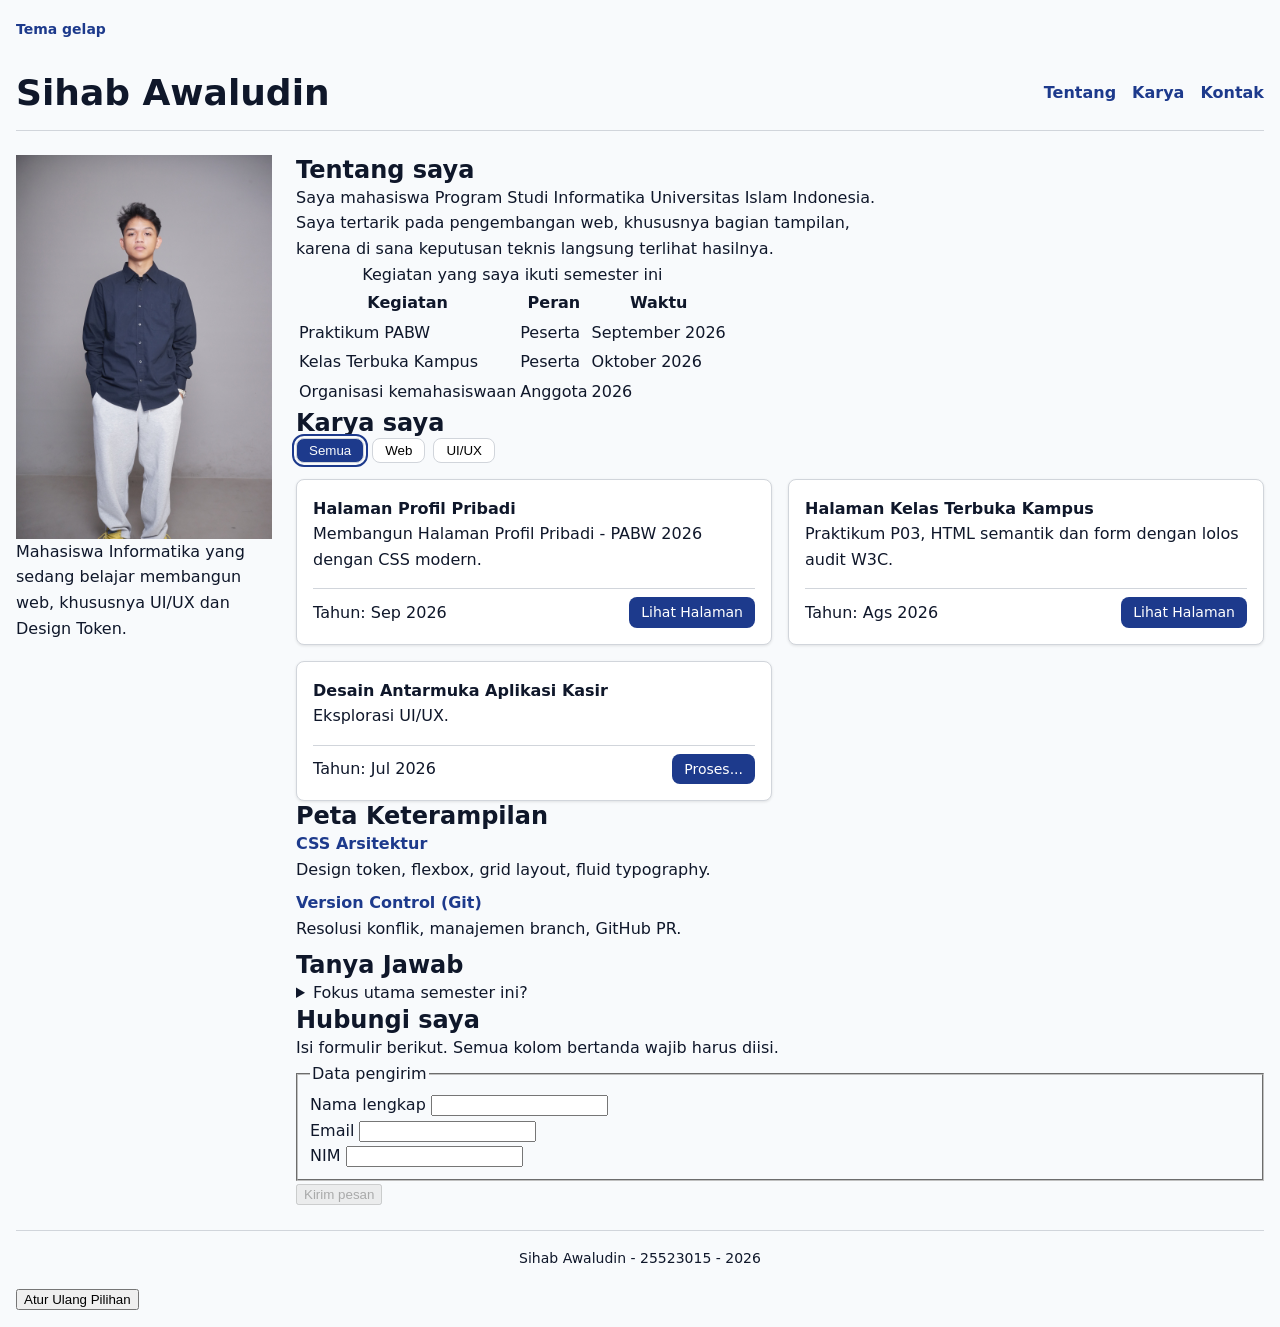
<file: 25523015/profil.html>
<!DOCTYPE html>
<html lang="id">

<head>
  <meta charset="utf-8">
  <meta name="viewport" content="width=device-width, initial-scale=1.0">
  <title>Profil Sihab Awaludin</title>

  <link rel="stylesheet" href="css/tokens.css">
  <link rel="stylesheet" href="css/base.css">
  <link rel="stylesheet" href="css/layout.css">
  <link rel="stylesheet" href="css/komponen.css">
  <link rel="stylesheet" href="css/tema.css">
  <link rel="stylesheet" href="css/responsif.css">
</head>

<body>
  <div class="page">

    <header class="kepala">
      <input type="checkbox" id="tema" class="pengalih-tema">
      <label for="tema" class="tombol-tema">Tema gelap</label>

      <div class="header-baris">
        <h1>Sihab Awaludin</h1>
        <nav aria-label="Navigasi utama">
          <ul>
            <li><a href="#tentang">Tentang</a></li>
            <li><a href="#karya">Karya</a></li>
            <li><a href="#kontak">Kontak</a></li>
          </ul>
        </nav>
      </div>
    </header>

    <div class="isi">

      <aside class="sisi">
        <figure class="foto">
          <!-- Atribut width 400 dan height 400 dihapus agar lentur diatur oleh CSS -->
          <img src="media/foto-profil.JPG" alt="Foto Diri Sihab Awaludin" loading="lazy">
        </figure>
        <p class="tagline">Mahasiswa Informatika yang sedang belajar membangun web, khususnya UI/UX dan Design Token.
        </p>
      </aside>

      <main class="utama">

        <section id="tentang">
          <h2>Tentang saya</h2>
          <p>Saya mahasiswa Program Studi Informatika Universitas Islam Indonesia. Saya tertarik pada pengembangan web,
            khususnya bagian tampilan, karena di sana keputusan teknis langsung terlihat hasilnya.</p>

          <!-- Tabel dibungkus wadah agar bisa bergulir sendiri di layar sempit  -->
          <div class="table-wrap">
            <table class="tabel-data">
              <caption>Kegiatan yang saya ikuti semester ini</caption>
              <thead>
                <tr>
                  <th scope="col">Kegiatan</th>
                  <th scope="col">Peran</th>
                  <th scope="col">Waktu</th>
                </tr>
              </thead>
              <tbody>
                <tr>
                  <td>Praktikum PABW</td>
                  <td>Peserta</td>
                  <td>September 2026</td>
                </tr>
                <tr>
                  <td>Kelas Terbuka Kampus</td>
                  <td>Peserta</td>
                  <td>Oktober 2026</td>
                </tr>
                <tr>
                  <td>Organisasi kemahasiswaan</td>
                  <td>Anggota</td>
                  <td>2026</td>
                </tr>
              </tbody>
            </table>
          </div>
        </section>

        <section id="karya">
          <h2>Karya saya</h2>

          <!-- Induk filter dan tombol dengan data-kategori -->
          <div id="filter" style="margin-bottom: var(--space-4); display: flex; gap: var(--space-2);">
            <button data-kategori="semua" class="aktif">Semua</button>
            <button data-kategori="web">Web</button>
            <button data-kategori="ui">UI/UX</button>
          </div>

          <!-- Wadah kosong tempat kartu proyek dipasang oleh JS. 
               Kelas 'galeri' tetap dipertahankan agar tata letak CSS Grid tidak rusak -->
          <ul id="daftar" class="galeri" style="list-style: none; padding: 0;"></ul>

          <!-- Pesan yang muncul bila filter kosong -->
          <p id="pesan-kosong" hidden>Tidak ada proyek pada kategori itu.</p>
        </section>

        <section id="keterampilan">
          <h2>Peta Keterampilan</h2>
          <dl class="keterampilan">
            <dt>CSS Arsitektur</dt>
            <dd>Design token, flexbox, grid layout, fluid typography.</dd>
            <dt>Version Control (Git)</dt>
            <dd>Resolusi konflik, manajemen branch, GitHub PR.</dd>
          </dl>
        </section>

        <section id="tanya-jawab">
          <h2>Tanya Jawab</h2>
          <details>
            <summary>Fokus utama semester ini?</summary>
            <p>Menguasai pondasi tata letak modern seperti Grid dan Flexbox secara Mobile-First.</p>
          </details>
        </section>

        <section id="kontak">
          <h2>Hubungi saya</h2>
          <p>Isi formulir berikut. Semua kolom bertanda wajib harus diisi.</p>

          <!-- Tambahkan id form dan atribut novalidate -->
          <form id="form-kontak" action="#" method="get" class="form-kontak" novalidate>
            <fieldset>
              <legend>Data pengirim</legend>
              <div class="form-kolom">
                <label for="nama">Nama lengkap</label>
                <input type="text" id="nama" name="nama" required>
                <!-- Tambahkan atribut hidden -->
                <span class="pesan-galat" hidden>Nama tidak boleh kosong.</span>
              </div>
              <div class="form-kolom">
                <label for="email">Email</label>
                <input type="email" id="email" name="email" required>
                <span class="pesan-galat" hidden>Masukkan alamat email yang valid.</span>
              </div>
              <div class="form-kolom">
                <label for="nim">NIM</label>
                <input type="text" id="nim" name="nim" pattern="[0-9]{8}">
                <span class="pesan-galat" hidden>Delapan digit angka, contoh 105230102.</span>
              </div>
            </fieldset>
            <div class="form-kolom">
              <!-- Tambahkan atribut disabled -->
              <button type="submit" disabled>Kirim pesan</button>
            </div>
          </form>
        </section>

      </main>
    </div>

    <footer class="kaki">
      <p>Sihab Awaludin - 25523015 - <time datetime="2026">2026</time></p>
    </footer>

  </div>

  <button id="tombol-reset">Atur Ulang Pilihan</button>

  <script type="module" src="js/app.js"></script>

</html>
</file>
<file: 25523015/css/tokens.css>
:root {
    --blue-700: #1D3A8C;
    --blue-500: #2563EB;
    --gray-50: #F8FAFC;
    --gray-900: #0F172A;

    --space-1: 0.25rem;
    --space-2: 0.5rem;
    --space-3: 0.75rem;
    --space-4: 1rem;
    --space-6: 1.5rem;

    --radius-md: 0.5rem;
    --radius-full: 999px;
    --shadow-1: 0 1px 3px rgba(0, 0, 0, .10);

    --text-sm: 0.875rem;
    --text-md: 1rem;
    --text-xl: 1.5rem;
    --text-3xl: 2.25rem;
}

:root {
    --color-bg: var(--gray-50);
    --color-fg: var(--gray-900);
    --color-surface: #FFFFFF;
    --color-border: #D1D5DB;
    --color-primary: var(--blue-700);
    --color-danger: #B00020;
    --color-focus: var(--blue-500);

    --card-pad: var(--space-4);
    --section-gap: var(--space-6);
}
</file>
<file: 25523015/css/base.css>
*,
*::before,
*::after {
    box-sizing: border-box;
}

* {
    margin: 0;
}

img {
    max-width: 100%;
    height: auto;
    display: block;
}

html {
    font-size: 100%;
}

body {
    font-family: system-ui, "Segoe UI", Roboto, sans-serif;
    font-size: var(--text-md);
    line-height: 1.6;
    color: var(--color-fg);
    background: var(--color-bg);
    padding: var(--space-4);
}

h1 {
    font-size: var(--text-3xl);
    line-height: 1.15;
}

h2 {
    font-size: var(--text-xl);
    line-height: 1.25;
}

h3 {
    font-size: var(--text-md);
}

main p {
    max-width: 60ch;
}
</file>
<file: 25523015/css/layout.css>
.page {
    display: grid;
    grid-template-rows: auto 1fr auto;
    min-height: 100dvh;
}

.header-baris {
    display: flex;
    align-items: center;
    justify-content: space-between;
    gap: var(--space-4);
    padding-block: var(--space-4);
    border-bottom: 1px solid var(--color-border);
    flex-wrap: wrap;
    /* Mencegah judul dan menu keluar batas di HP */
}

nav ul {
    display: flex;
    gap: var(--space-4);
    list-style: none;
    padding: 0;
    margin: 0;
    flex-wrap: wrap;
}

nav a {
    color: var(--color-primary);
    text-decoration: none;
    font-weight: 600;
}

nav a:hover {
    text-decoration: underline;
}

.isi {
    display: grid;
    grid-template-columns: 1fr;
    grid-template-areas:
        "sisi"
        "utama";
    gap: var(--space-6);
    padding-block: var(--space-6);
}

.sisi {
    grid-area: sisi;
}

.utama {
    grid-area: utama;
}

footer {
    padding-block: var(--space-4);
    border-top: 1px solid var(--color-border);
    color: var(--color-fg);
    font-size: var(--text-sm);
    text-align: center;
}
</file>
<file: 25523015/css/komponen.css>
img {
    max-width: 100%;
    height: auto;
}

.table-wrap {
    overflow-x: auto;
}

.galeri {
    display: grid;
    grid-template-columns: 1fr;
    gap: var(--space-4);
    align-content: start;
}

.sorotan {
    grid-column: span 1;
}

.kartu {
    display: flex;
    flex-direction: column;
    justify-content: space-between;
    background: var(--color-surface);
    border: 1px solid var(--color-border);
    border-radius: var(--radius-md);
    box-shadow: var(--shadow-1);
    padding: var(--card-pad);
    gap: var(--space-4);
}

.kartu_isi {
    min-width: 0;
}

.kartu__judul {
    overflow-wrap: anywhere;
}

.kartu_kaki {
    display: flex;
    align-items: center;
    justify-content: space-between;
    gap: var(--space-2);
    border-top: 1px solid var(--color-border);
    padding-top: var(--space-2);
}

.kartu_kaki a {
    background: var(--color-primary);
    color: var(--color-surface);
    padding: var(--space-1) var(--space-3);
    text-decoration: none;
    border-radius: var(--radius-md);
    font-size: var(--text-sm);
}

/* Tanya Jawab & Struktur Tambahan */
dl dt {
    font-weight: bold;
    color: var(--color-primary);
}

dl dd {
    margin-left: 0;
    margin-bottom: var(--space-2);
}

/* Penanda tombol filter aktif */
#filter button {
    padding: var(--space-1) var(--space-3);
    border: 1px solid var(--color-border);
    background: var(--color-surface);
    border-radius: var(--radius-md);
    cursor: pointer;
}

.aktif {
    outline: 2px solid var(--color-primary);
    outline-offset: 2px;
    background: var(--color-primary) !important;
    color: var(--color-bg) !important;
}

/* Menata pesan galat form agar rapi turun ke bawah */
.pesan-galat {
    display: block;
    color: #dc2626;
    font-size: var(--text-sm);
    margin-top: var(--space-1);
}

/* Memastikan elemen peringatan benar-benar hilang saat statusnya hidden */
.pesan-galat[hidden] {
    display: none !important;
}

/* Memberi batas merah pada kotak isian yang salah */
input[aria-invalid="true"] {
    border-color: #dc2626;
    outline-color: #dc2626;
}
</file>
<file: 25523015/css/tema.css>
/* css/tema.css */

/* 1. Tema otomatis mengikuti sistem pengguna */
@media (prefers-color-scheme: dark) {
    :root {
        --color-bg: #0F172A;
        --color-fg: #E2E8F0;
        --color-surface: #1E293B;
        --color-border: #334155;
        --color-primary: #7DA9F7;
        --color-danger: #FF8A8A;
        --color-focus: #FFC000;
        --shadow-1: 0 1px 3px rgba(0, 0, 0, .45);
    }
}

.pengalih-tema {
    position: absolute;
    opacity: 0;
    pointer-events: none;
}

.tombol-tema {
    display: inline-block;
    cursor: pointer;
    font-size: var(--text-sm);
    font-weight: bold;
    color: var(--color-primary);
    margin-bottom: var(--space-4);
}

:root:has(#tema:checked) {
    --color-bg: #0F172A;
    --color-fg: #E2E8F0;
    --color-surface: #1E293B;
    --color-border: #334155;
    --color-primary: #7DA9F7;
    --color-danger: #FF8A8A;
    --color-focus: #FFC000;
    --shadow-1: 0 1px 3px rgba(0, 0, 0, .45);
}
</file>
<file: 25523015/css/responsif.css>
@media (min-width: 48rem) {
    .galeri {
        grid-template-columns: repeat(2, 1fr);
    }

    .sorotan {
        grid-column: span 2;
    }
}

@media (min-width: 60rem) {
    .isi {
        grid-template-columns: 16rem 1fr;
        grid-template-areas: "sisi utama";
    }
}
</file>
